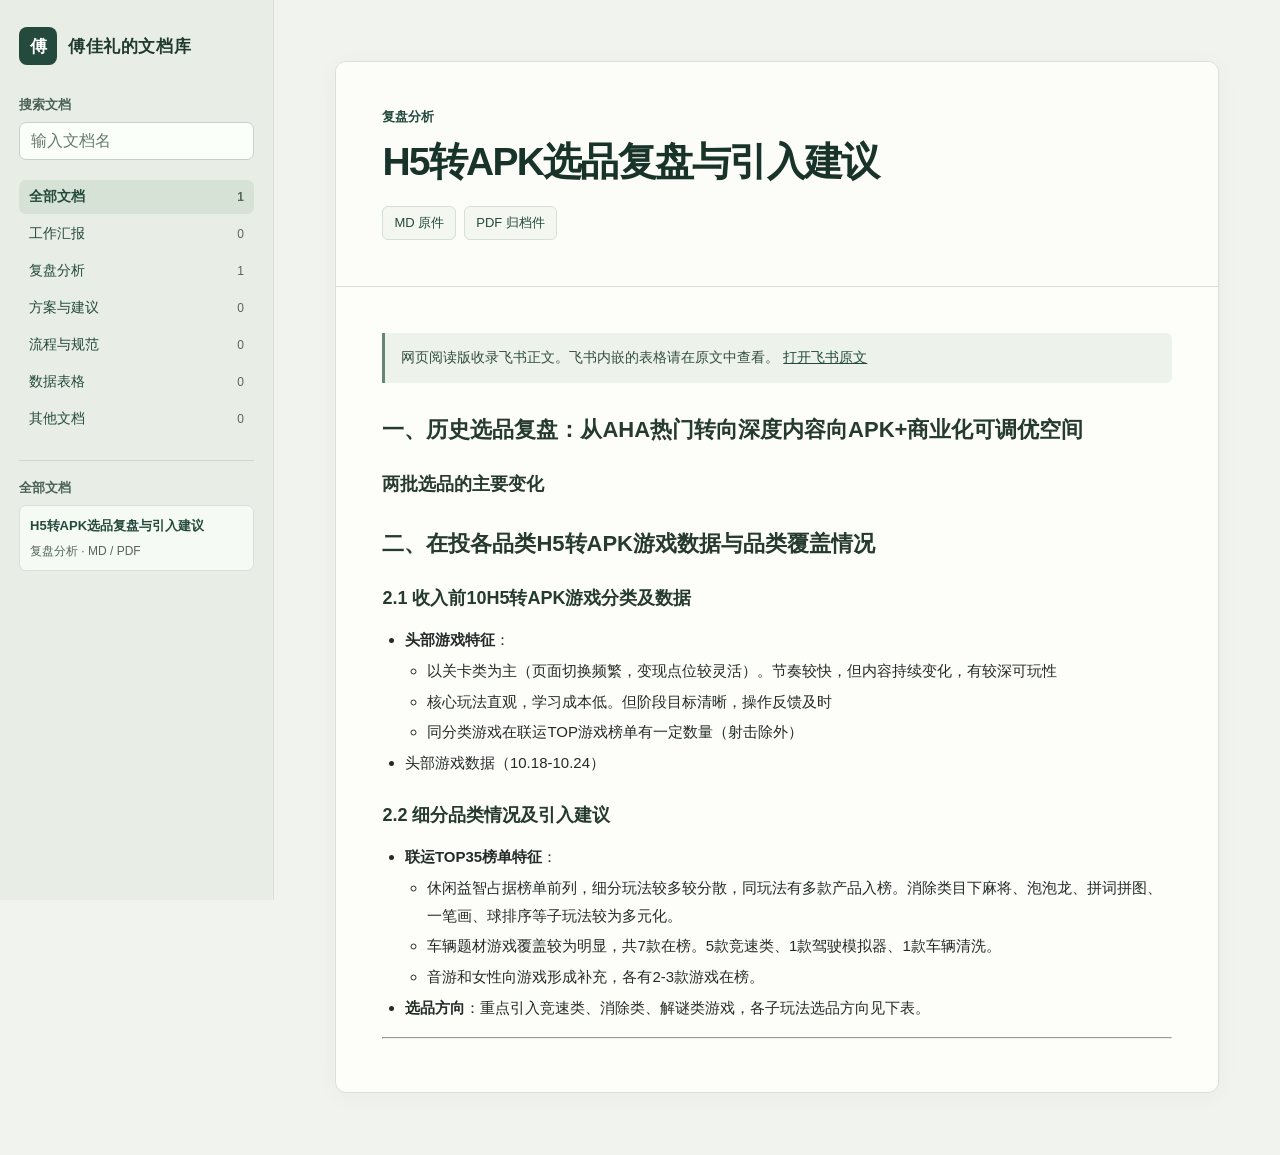
<file: index.html>
<!doctype html>
<html lang="zh-CN">
<head>
<meta charset="utf-8">
<meta name="viewport" content="width=device-width, initial-scale=1">
<meta name="color-scheme" content="light">
<title>傅佳礼的文档库</title>
<style>
:root {
  color-scheme: light;
  font-family: "PingFang SC", "Noto Sans CJK SC", "Microsoft YaHei", Inter, sans-serif;
  color: #232b28;
  background: #f1f3ef;
  --forest: #244a3d;
  --muted: #55665e;
  --rule: #d9e0d9;
}
* { box-sizing: border-box; }
[hidden] { display: none !important; }
body { margin: 0; }
h1, h2, h3, p { margin: 0; }
a { color: var(--forest); }
button, input { font: inherit; }
:focus-visible { outline: 2px solid #42735e; outline-offset: 3px; }
.workspace { display: grid; grid-template-columns: 274px minmax(0, 1fr); min-height: 100vh; }
.sidebar {
  align-self: start; position: sticky; top: 0; max-height: 100vh; overflow: auto;
  min-height: 100vh; padding: 27px 19px; background: #e8ede6; border-right: 1px solid var(--rule);
}
.identity { display: flex; align-items: center; gap: 11px; margin-bottom: 31px; }
.identity h1 { color: #203a30; font-size: 17px; letter-spacing: .035em; }
.monogram {
  display: grid; place-items: center; width: 38px; height: 38px; border-radius: 8px;
  background: var(--forest); color: #fff; font-size: 17px; font-weight: 650; flex: none;
}
.finder { display: grid; gap: 8px; margin-bottom: 20px; }
.finder label, .entries h2 { font-size: 13px; font-weight: 650; color: #4a6055; }
.finder input {
  width: 100%; border: 1px solid #c4d2c8; border-radius: 7px; padding: 9px 11px;
  background: #fafffa; color: #203a30;
}
.finder input::placeholder { color: #687970; }
.filters { display: grid; gap: 3px; }
.filters button {
  display: flex; width: 100%; gap: 12px; justify-content: space-between; align-items: center;
  text-align: left; background: transparent; border: 0; border-radius: 7px;
  cursor: pointer; padding: 8px 10px; color: var(--forest); font-size: 14px;
}
.filters button:hover { background: #e0e8dd; }
.filters button[aria-pressed=true] { background: #d5e2d5; font-weight: 700; }
.filters small, .entries small { font-size: 12px; color: var(--muted); }
.entries { margin-top: 24px; border-top: 1px solid #cdd8ce; padding-top: 18px; }
.entries ul { list-style: none; margin: 8px 0 0; padding: 0; }
.entries li + li { margin-top: 4px; }
.entries a {
  display: grid; gap: 6px; border: 1px solid transparent; border-radius: 7px;
  padding: 10px; color: #244a3d; text-decoration: none; font-size: 13px;
  line-height: 1.5; overflow-wrap: anywhere;
}
.entries a[aria-current], .entries a:hover { background: #f6faf4; border-color: var(--rule); }
.entries strong { font-size: 13px; font-weight: 650; }
.visually-hidden { position: absolute; width: 1px; height: 1px; overflow: hidden; clip-path: inset(50%); }
main { width: 100%; max-width: 1110px; margin-inline: auto; padding: clamp(24px, 4.8vw, 66px); }
.document {
  background: #fdfefa; border: 1px solid var(--rule); border-radius: 11px; overflow: hidden;
  box-shadow: 0 4px 24px #27402b09;
}
.document + .document { margin-top: 24px; }
.document-heading { padding: clamp(22px, 4vw, 46px); border-bottom: 1px solid var(--rule); background: #fcfdf9; }
.category { font-size: 13px; color: var(--forest); font-weight: 680; }
.document-heading h2 {
  margin: 11px 0 19px; color: #18332a; font-size: clamp(26px, 3.1vw, 39px);
  font-weight: 720; letter-spacing: -.045em; line-height: 1.28; overflow-wrap: anywhere;
}
.attachments { display: flex; gap: 8px; flex-wrap: wrap; }
.attachments a {
  padding: 7px 11px; border: 1px solid #d4dfd5; border-radius: 6px;
  font-size: 13px; text-decoration: none; background: #f3f7f0;
}
.attachments a:hover { background: #e4eee1; }
.document-body { padding: clamp(22px, 4vw, 46px); font-size: 15px; line-height: 1.85; overflow-wrap: anywhere; }
.document-body h1, .document-body h2, .document-body h3, .document-body h4 {
  color: #263a30; line-height: 1.45; margin: 1.4em 0 .6em;
}
.document-body h2 { font-size: 22px; }
.document-body h3 { font-size: 18px; }
.document-body p { margin-bottom: 12px; }
.document-body ul, .document-body ol { padding-inline-start: 1.5em; }
.document-body li p { margin-bottom: 3px; }
.document-body blockquote {
  margin: 0 0 24px; padding: 12px 16px; border-left: 3px solid #658674;
  border-radius: 0 6px 6px 0; background: #edf3ea; color: #334d40; font-size: 14px;
}
.document-body blockquote p:last-child { margin: 0; }
.table-scroll { overflow: auto; margin-block: 15px; }
.document-body table { border-collapse: collapse; width: 100%; min-width: 420px; }
.document-body :is(td, th) { text-align: left; padding: 8px 12px; border: 1px solid var(--rule); }
.document-body th { background: #edf3ea; }
.document-body img { max-width: 100%; height: auto; }
.document-body pre { max-width: 100%; overflow-x: auto; background: #f0f4ed; padding: 12px; }
#empty { color: var(--muted); background: #fdfefa; padding: 25px; border: 1px solid var(--rule); border-radius: 8px; }
@media (max-width: 760px) {
  .workspace { grid-template-columns: 1fr; }
  .sidebar { position: static; min-height: 0; max-height: none; padding: 17px; border-right: 0; border-bottom: 1px solid var(--rule); }
  .identity { margin-bottom: 15px; }
  .finder { margin-bottom: 11px; }
  .filters { display: flex; flex-wrap: wrap; gap: 4px; }
  .filters button { width: auto; padding: 5px 8px; gap: 6px; }
  .entries { margin-top: 12px; padding-top: 11px; }
  main { padding: 14px 12px 24px; }
}

</style>
</head>
<body>
<div class="workspace">
  <aside class="sidebar" aria-label="文档目录">
    <div class="identity">
      <span class="monogram" aria-hidden="true">傅</span>
      <h1>傅佳礼的文档库</h1>
    </div>
    <div class="finder">
      <label for="search">搜索文档</label>
      <input id="search" type="search" placeholder="输入文档名" autocomplete="off">
    </div>
    <nav class="filters" aria-label="按类型筛选">
      <button type="button" data-filter="all" aria-pressed="true"><span>全部文档</span><small>1</small></button>
<button type="button" data-filter="reports" aria-pressed="false"><span>工作汇报</span><small>0</small></button>
<button type="button" data-filter="reviews" aria-pressed="false"><span>复盘分析</span><small>1</small></button>
<button type="button" data-filter="plans" aria-pressed="false"><span>方案与建议</span><small>0</small></button>
<button type="button" data-filter="guides" aria-pressed="false"><span>流程与规范</span><small>0</small></button>
<button type="button" data-filter="tables" aria-pressed="false"><span>数据表格</span><small>0</small></button>
<button type="button" data-filter="other" aria-pressed="false"><span>其他文档</span><small>0</small></button>
    </nav>
    <nav class="entries" aria-label="文档">
      <h2 id="list-title">全部文档</h2>
      <p id="results" role="status" aria-live="polite" class="visually-hidden"></p>
      <ul id="documents"><li data-category="reviews"><a href="#doc-8c5e3669eca7b8"><strong>H5转APK选品复盘与引入建议</strong><small>复盘分析 · MD / PDF</small></a></li></ul>
    </nav>
  </aside>
  <main id="reader" aria-label="阅览区">
    <p id="empty" hidden>当前筛选条件下没有文档。</p>
    <article class="document" id="doc-8c5e3669eca7b8" data-category="reviews"><header class="document-heading"><div class="category">复盘分析</div><h2 tabindex="-1">H5转APK选品复盘与引入建议</h2><div class="attachments"><a href="documents/H5%E8%BD%ACAPK%E9%80%89%E5%93%81%E5%A4%8D%E7%9B%98%E4%B8%8E%E5%BC%95%E5%85%A5%E5%BB%BA%E8%AE%AE.md">MD 原件</a><a href="documents/H5%E8%BD%ACAPK%E9%80%89%E5%93%81%E5%A4%8D%E7%9B%98%E4%B8%8E%E5%BC%95%E5%85%A5%E5%BB%BA%E8%AE%AE.pdf">PDF 归档件</a></div></header><div class="document-body"><blockquote>
<p>网页阅读版收录飞书正文。飞书内嵌的表格请在原文中查看。
<a href="https://transsioner.feishu.cn/wiki/Ah1zwnLThiClcnkXytNcUPrbnOh" target="_blank" rel="noopener noreferrer">打开飞书原文</a></p>
</blockquote>
<h2>一、历史选品复盘：从AHA热门转向深度内容向APK+商业化可调优空间</h2>
<h3>两批选品的主要变化</h3>
<h2>二、在投各品类H5转APK游戏数据与品类覆盖情况</h2>
<h3>2.1 收入前10H5转APK游戏分类及数据</h3>
<ul>
<li><p><strong>头部游戏特征</strong>：</p>
<ul>
<li><p>以关卡类为主（页面切换频繁，变现点位较灵活）。节奏较快，但内容持续变化，有较深可玩性</p>
</li>
<li><p>核心玩法直观，学习成本低。但阶段目标清晰，操作反馈及时</p>
</li>
<li><p>同分类游戏在联运TOP游戏榜单有一定数量（射击除外）</p>
</li>
</ul>
</li>
<li><p>头部游戏数据（10.18-10.24）</p>
</li>
</ul>
<h3>2.2 细分品类情况及引入建议</h3>
<ul>
<li><p><strong>联运TOP35榜单特征</strong>：</p>
<ul>
<li><p>休闲益智占据榜单前列，细分玩法较多较分散，同玩法有多款产品入榜。消除类目下麻将、泡泡龙、拼词拼图、一笔画、球排序等子玩法较为多元化。</p>
</li>
<li><p>车辆题材游戏覆盖较为明显，共7款在榜。5款竞速类、1款驾驶模拟器、1款车辆清洗。</p>
</li>
<li><p>音游和女性向游戏形成补充，各有2-3款游戏在榜。</p>
</li>
</ul>
</li>
<li><p><strong>选品方向</strong>：重点引入竞速类、消除类、解谜类游戏，各子玩法选品方向见下表。</p>
</li>
</ul>
<hr>
</div></article>
  </main>
</div>
<script>
"use strict";

const search = document.querySelector("#search");
const listTitle = document.querySelector("#list-title");
const results = document.querySelector("#results");
const empty = document.querySelector("#empty");
const filters = [...document.querySelectorAll("[data-filter]")];
const rows = [...document.querySelectorAll("#documents li")].map(item => {
  const link = item.querySelector("a");
  const article = document.getElementById(link.hash.slice(1));
  return { item, link, article, text: link.textContent.toLocaleLowerCase("zh-CN") };
});
let category = "all";
let selection = location.hash.slice(1);

function render() {
  const query = search.value.trim().toLocaleLowerCase("zh-CN");
  const visible = rows.filter(({ item, text }) =>
    (category === "all" || item.dataset.category === category) && text.includes(query)
  );
  const current = visible.find(row => row.article.id === selection) || visible[0];
  selection = current?.article.id || "";
  for (const row of rows) {
    row.item.hidden = !visible.includes(row);
    row.article.hidden = row !== current;
    if (row === current) row.link.setAttribute("aria-current", "page");
    else row.link.removeAttribute("aria-current");
  }
  for (const button of filters) button.setAttribute("aria-pressed", String(button.dataset.filter === category));
  listTitle.textContent = filters.find(button => button.dataset.filter === category).firstElementChild.textContent;
  results.textContent = "找到 " + visible.length + " 份文档";
  empty.hidden = Boolean(current);
}

search.addEventListener("input", render);
for (const button of filters) {
  button.addEventListener("click", () => {
    category = button.dataset.filter;
    render();
  });
}
for (const row of rows) {
  row.link.addEventListener("click", () => {
    selection = row.article.id;
    render();
  });
}
addEventListener("hashchange", () => {
  const requested = rows.find(row => "#" + row.article.id === location.hash);
  if (requested?.item.hidden) {
    category = "all";
    search.value = "";
  }
  selection = requested?.article.id || "";
  render();
});
render();

</script>
</body>
</html>
</file>
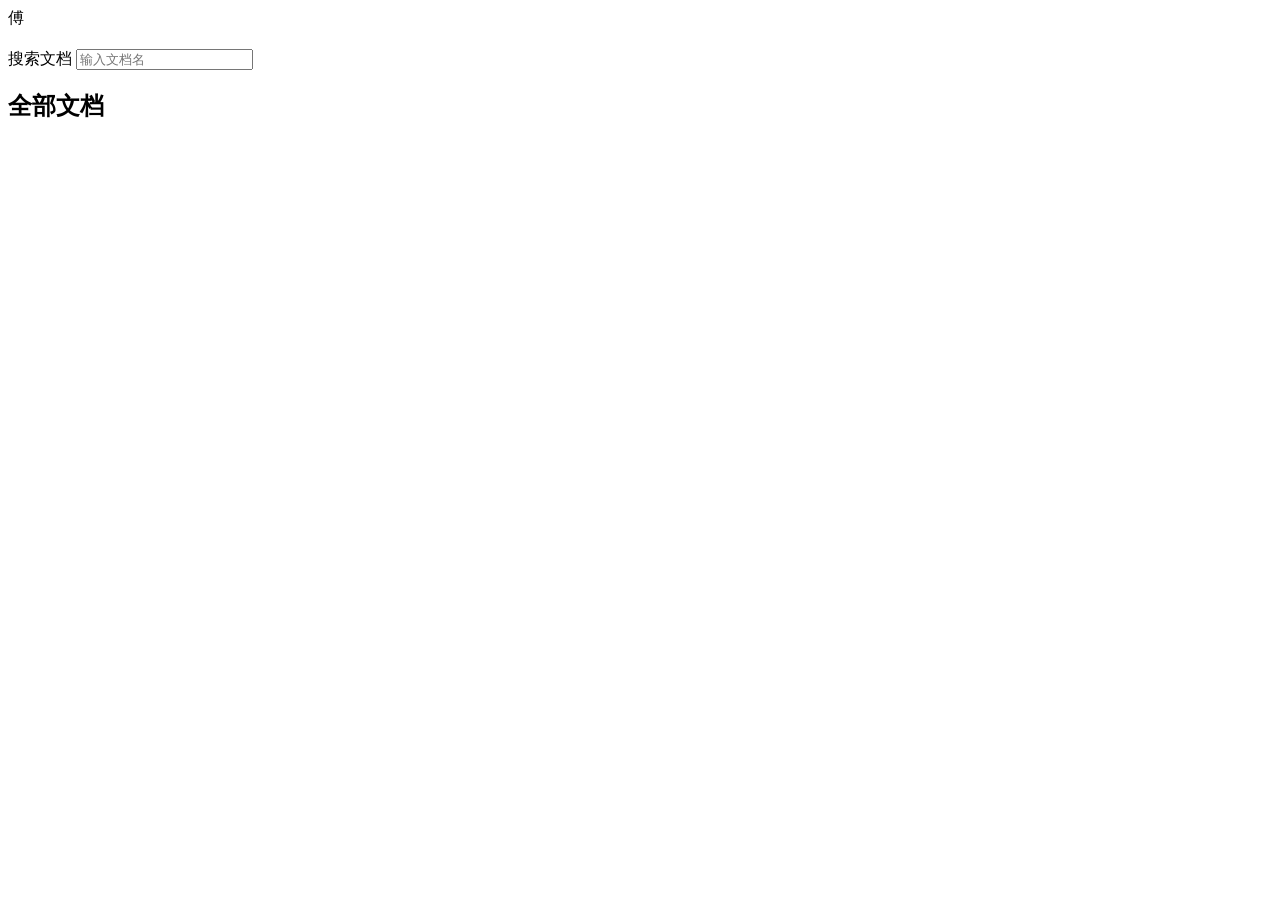
<file: web/template.html>
<!doctype html>
<html lang="zh-CN">
<head>
<meta charset="utf-8">
<meta name="viewport" content="width=device-width, initial-scale=1">
<meta name="color-scheme" content="light">
<title><!-- TITLE --></title>
<style>
<!-- STYLE -->
</style>
</head>
<body>
<div class="workspace">
  <aside class="sidebar" aria-label="文档目录">
    <div class="identity">
      <span class="monogram" aria-hidden="true">傅</span>
      <h1><!-- TITLE --></h1>
    </div>
    <div class="finder">
      <label for="search">搜索文档</label>
      <input id="search" type="search" placeholder="输入文档名" autocomplete="off">
    </div>
    <nav class="filters" aria-label="按类型筛选">
      <!-- FILTERS -->
    </nav>
    <nav class="entries" aria-label="文档">
      <h2 id="list-title">全部文档</h2>
      <p id="results" role="status" aria-live="polite" class="visually-hidden"></p>
      <ul id="documents"><!-- LIST --></ul>
    </nav>
  </aside>
  <main id="reader" aria-label="阅览区">
    <p id="empty" hidden>当前筛选条件下没有文档。</p>
    <!-- ARTICLES -->
  </main>
</div>
<script>
<!-- SCRIPT -->
</script>
</body>
</html>
</file>
